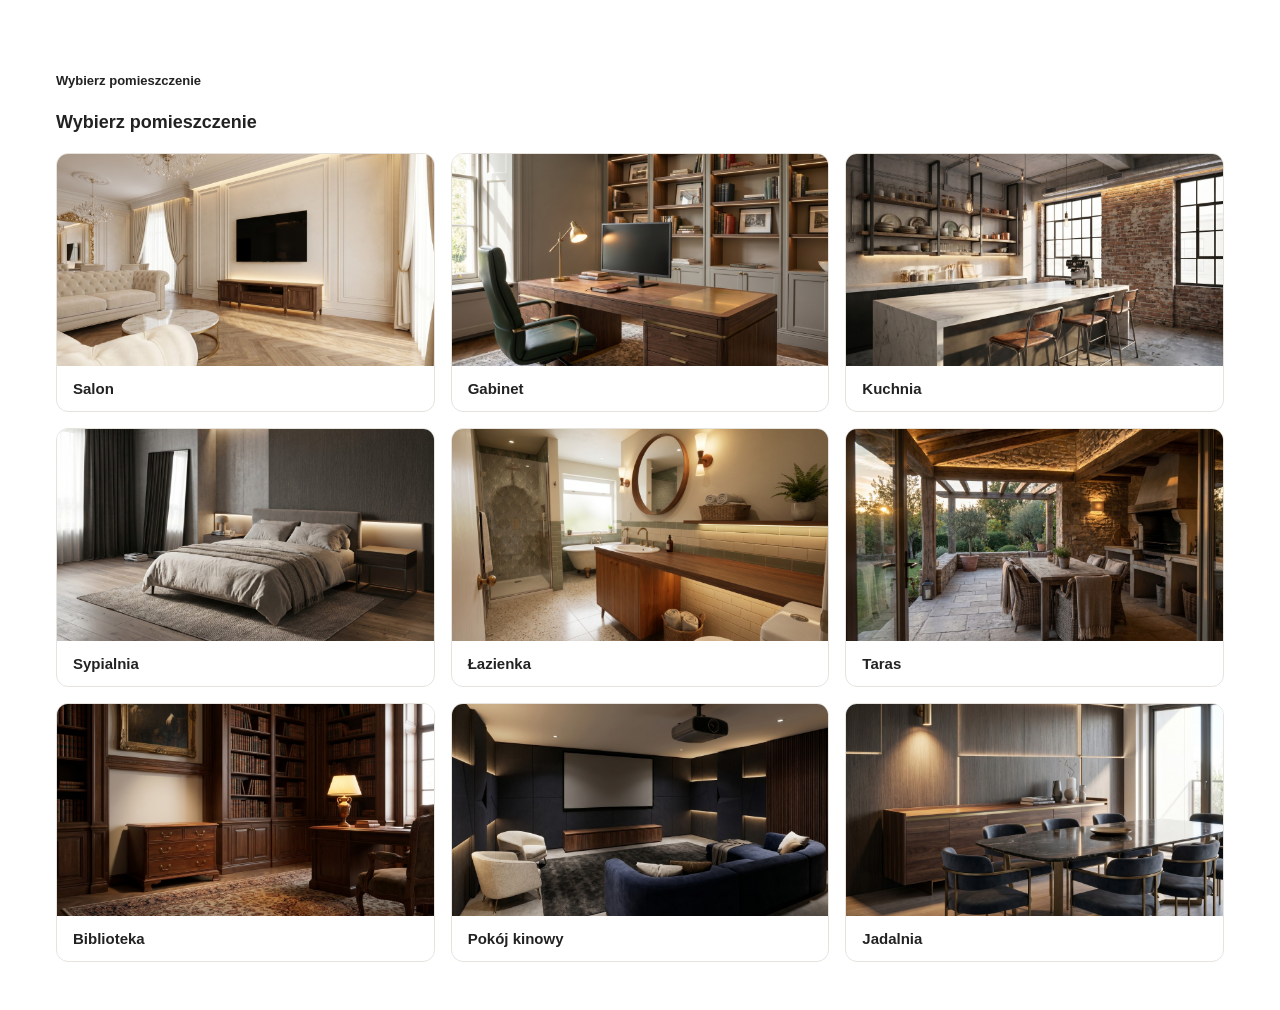
<file: gallery/index.html>
<!DOCTYPE html>
<html lang="pl">
<head>
<meta charset="UTF-8">
<meta name="viewport" content="width=device-width, initial-scale=1.0">
<title>Galeria Audio – Dobierz Zestaw</title>
<style>
/* =============================================
   RESET & BASE
============================================= */
*, *::before, *::after { box-sizing: border-box; margin: 0; padding: 0; }

body {
  font-family: -apple-system, BlinkMacSystemFont, "Segoe UI", Roboto, sans-serif;
  background: #fff;
  color: #222;
}

/* =============================================
   DESIGN TOKENS (zgodne ze wzorcem)
============================================= */
:root {
  --blue-primary: #185FA5;
  --blue-dark: #0C447C;
  --blue-light-bg: #E6F1FB;
  --text-primary: #222;
  --text-secondary: #555;
  --text-muted: #444;
  --bg-light: #f0f0f0;
  --border-color: #e5e3dc;
  --border-radius-card: 12px;
  --border-radius-badge: 6px;
  --border-radius-section: 8px;
  --transition-card: 150ms ease;
}

/* =============================================
   WRAPPER
============================================= */
.gallery-wrapper {
  max-width: 1200px;
  margin: 0 auto;
  padding: 32px 16px 48px;
}

/* =============================================
   STATUS BAR
============================================= */
.status-bar {
  background: var(--bg-light);
  border-bottom: 1px solid var(--border-color);
  padding: 10px 0;
  margin: 0 -16px;
  overflow: hidden;
  max-height: 0;
  transition: max-height 200ms ease, opacity 200ms ease;
  opacity: 0;
}

.status-bar.visible {
  max-height: 80px;
  opacity: 1;
}

.status-bar-inner {
  max-width: 1200px;
  margin: 0 auto;
  padding: 0 16px;
  display: flex;
  align-items: center;
  gap: 10px;
  flex-wrap: wrap;
}

.status-pills {
  display: flex;
  gap: 8px;
  flex-wrap: wrap;
  flex: 1;
}

.pill {
  background: var(--blue-light-bg);
  color: var(--blue-dark);
  font-size: 12px;
  font-weight: 600;
  padding: 4px 10px;
  border-radius: var(--border-radius-badge);
  cursor: pointer;
  border: none;
  font-family: inherit;
  transition: background 120ms ease, color 120ms ease;
  white-space: nowrap;
}
.pill:hover {
  background: var(--blue-primary);
  color: #fff;
}

.btn-reset {
  color: var(--text-secondary);
  font-size: 13px;
  background: none;
  border: none;
  cursor: pointer;
  font-family: inherit;
  white-space: nowrap;
  padding: 4px 6px;
  border-radius: 4px;
  transition: color 120ms ease;
  flex-shrink: 0;
}
.btn-reset:hover { color: #c00; }

/* =============================================
   BREADCRUMB
============================================= */
.breadcrumb {
  display: flex;
  align-items: center;
  gap: 6px;
  font-size: 13px;
  color: var(--text-secondary);
  margin: 20px 0 24px;
  flex-wrap: wrap;
}

.breadcrumb-sep {
  color: #bbb;
  font-size: 12px;
}

.breadcrumb-item {
  color: var(--text-secondary);
}

.breadcrumb-item.link {
  color: var(--blue-primary);
  cursor: pointer;
  text-decoration: none;
}
.breadcrumb-item.link:hover { text-decoration: underline; }
.breadcrumb-item.active { color: var(--text-primary); font-weight: 600; }

/* =============================================
   BACK BUTTON
============================================= */
.btn-back {
  display: inline-flex;
  align-items: center;
  gap: 6px;
  color: var(--blue-primary);
  font-size: 14px;
  background: none;
  border: none;
  cursor: pointer;
  font-family: inherit;
  padding: 0;
  margin-top: 20px;
  transition: color 120ms ease;
}
.btn-back:hover { color: var(--blue-dark); }
.btn-back.hidden { display: none; }

/* =============================================
   SECTION TITLE
============================================= */
.section-title {
  font-size: 18px;
  font-weight: 600;
  color: var(--text-primary);
  margin-bottom: 20px;
}

/* =============================================
   VIEW CONTAINER & TRANSITIONS
============================================= */
.gallery-view {
  transition: opacity 150ms ease;
}
.gallery-view--leaving {
  opacity: 0;
  pointer-events: none;
}
.gallery-view--entering {
  opacity: 0;
}

/* =============================================
   CARD GRID — POZIOM 1 & 2
============================================= */
.card-grid {
  display: grid;
  grid-template-columns: repeat(3, 1fr);
  gap: 16px;
}

@media (max-width: 768px) {
  .card-grid { grid-template-columns: repeat(2, 1fr); }
}
@media (max-width: 480px) {
  .card-grid { grid-template-columns: 1fr; }
}

/* =============================================
   CARD
============================================= */
.card {
  border: 1px solid var(--border-color);
  border-radius: var(--border-radius-card);
  overflow: hidden;
  cursor: pointer;
  background: #fff;
  transition: transform var(--transition-card), box-shadow var(--transition-card);
  opacity: 0;
  transform: translateY(18px);
}

.card.card-animate {
  animation: cardEnter 220ms cubic-bezier(0.25, 0.46, 0.45, 0.94) forwards;
}

@keyframes cardEnter {
  to {
    opacity: 1;
    transform: translateY(0);
  }
}

.card:hover {
  transform: translateY(-3px);
  box-shadow: 0 8px 24px rgba(24, 95, 165, 0.10);
}

.card-img-wrap {
  aspect-ratio: 16/9;
  overflow: hidden;
  background: var(--bg-light);
}

.card-img-wrap img {
  width: 100%;
  height: 100%;
  object-fit: cover;
  display: block;
  transition: transform 300ms ease;
}

.card:hover .card-img-wrap img { transform: scale(1.03); }

.card-body {
  padding: 14px 16px;
}

.card-name {
  font-size: 15px;
  font-weight: 600;
  color: var(--text-primary);
  transition: color var(--transition-card);
}

.card:hover .card-name { color: var(--blue-primary); }


/* =============================================
   SLIDER — POZIOM 4
============================================= */
.slider-wrap {
  position: relative;
  overflow: hidden;
  border-radius: var(--border-radius-card);
  border: 1px solid var(--border-color);
  background: var(--bg-light);
  isolation: isolate;
}

.slider-track {
  display: flex;
  transition: transform 350ms cubic-bezier(0.25, 0.46, 0.45, 0.94);
  will-change: transform;
}

.slide {
  min-width: 100%;
  max-width: 100%;
  flex-shrink: 0;
  overflow: hidden;
}

.slide a {
  display: block;
  text-decoration: none;
}

.slide-img-wrap {
  aspect-ratio: 16/9;
  overflow: hidden;
  background: var(--bg-light);
}

.slide-img-wrap img {
  width: 100%;
  height: 100%;
  object-fit: cover;
  display: block;
}

.slide-footer {
  padding: 16px 20px;
  background: #fff;
}

.slide-name {
  font-size: 16px;
  font-weight: 600;
  color: var(--blue-primary);
  text-align: center;
}

/* Strzałki */
.slider-btn {
  position: absolute;
  top: 50%;
  transform: translateY(-50%);
  width: 44px;
  height: 44px;
  background: #fff;
  border: 1px solid var(--border-color);
  border-radius: 50%;
  display: flex;
  align-items: center;
  justify-content: center;
  cursor: pointer;
  z-index: 10;
  transition: background 150ms ease, box-shadow 150ms ease;
  box-shadow: 0 2px 8px rgba(0,0,0,0.08);
}
.slider-btn:hover {
  background: var(--blue-primary);
  border-color: var(--blue-primary);
}
.slider-btn:hover svg { stroke: #fff; }
.slider-btn svg { stroke: var(--blue-primary); transition: stroke 150ms ease; }
.slider-btn--prev { left: 12px; }
.slider-btn--next { right: 12px; }

/* Dots */
.slider-dots {
  display: flex;
  justify-content: center;
  gap: 8px;
  margin-top: 16px;
}

.dot {
  width: 8px;
  height: 8px;
  border-radius: 50%;
  background: var(--border-color);
  cursor: pointer;
  border: none;
  padding: 0;
  transition: background 150ms ease, transform 150ms ease;
}
.dot.active {
  background: var(--blue-primary);
  transform: scale(1.25);
}

</style>
</head>
<body>

<div class="gallery-wrapper" id="galleryWrapper">

  <!-- STATUS BAR -->
  <div class="status-bar" id="statusBar">
    <div class="status-bar-inner">
      <div class="status-pills" id="statusPills"></div>
      <button class="btn-reset" id="btnReset" onclick="Gallery.reset()">✕ Zacznij od nowa</button>
    </div>
  </div>

  <!-- BREADCRUMB -->
  <nav class="breadcrumb" id="breadcrumb" aria-label="Nawigacja okruszkowa"></nav>

  <!-- MAIN VIEW -->
  <div id="mainView" class="gallery-view"></div>

  <!-- BACK BUTTON -->
  <button class="btn-back hidden" id="btnBack" onclick="Gallery.goBack()">
    <svg width="16" height="16" viewBox="0 0 16 16" fill="none" xmlns="http://www.w3.org/2000/svg">
      <path d="M10 3L5 8L10 13" stroke="currentColor" stroke-width="2" stroke-linecap="round" stroke-linejoin="round"/>
    </svg>
    Wstecz
  </button>

</div>

<script>
(function() {

  // ─── DATA ──────────────────────────────────────────────────────────────────

  const ROOMS = [
    'Salon', 'Gabinet', 'Kuchnia', 'Sypialnia', 'Łazienka',
    'Taras', 'Biblioteka', 'Pokój kinowy', 'Jadalnia'
  ];
  const STYLES_COUNT = 6;
  const SLIDES_COUNT = 9;

  // Zdjęcia poziomu 1 — indeks = pozycja w tablicy ROOMS (0-based)
  const ROOM_IMAGES = [
    'images/gi1.jpg',   // Salon
    'images/gi2.jpg',   // Gabinet
    'images/gi3.jpg',   // Kuchnia
    'images/gi4.jpg',   // Sypialnia
    'images/gi5.jpg',   // Łazienka
    'images/gi6.jpg',   // Taras
    'images/gi7.jpg',  // Biblioteka
    'images/gi8.jpg',   // Pokój kinowy
    'images/gi9.jpg',   // Jadalnia
  ];

  // Zdjęcia poziomu 2 — klucz: "NazwaPomieszczenia N"
  const STYLE_IMAGES = {
    'Salon 1':        'images/gi11.jpg',
    'Salon 2':        'images/gi12.jpg',
    'Salon 3':        'images/gi13.jpg',
    'Salon 4':        'images/gi14.jpg',
    'Salon 5':        'images/gi15.jpg',
    'Salon 6':        'images/gi16.jpg',
    'Gabinet 1':      'images/gi21.jpg',
    'Kuchnia 1':      'images/gi31.jpg',
    'Sypialnia 1':    'images/gi41.jpg',
    'Sypialnia 2':    'images/gi42.jpg',
    'Łazienka 1':     'images/gi51.jpg',
    'Taras 1':        'images/gi61.jpg',
    'Biblioteka 1':   'images/gi71.jpg',
    'Pokój kinowy 1': 'images/gi81.jpg',
    'Jadalnia 1':     'images/gi91.jpg',
  };

  // Zdjęcia poziomu 3 — klucz: "NazwaPomieszczenia N|N" (styl|zestaw, 1-based)
  const SET_IMAGES = {
    'Salon 1|1': 'images/gi111.jpg',
    'Salon 1|2': 'images/gi112.jpg',
    'Salon 2|1': 'images/gi121.jpg',
    'Salon 2|2': 'images/gi122.jpg',
    'Salon 3|1': 'images/gi131.jpg',
    'Salon 4|1': 'images/gi141.jpg',
    'Salon 5|1': 'images/gi151.jpg',
    'Salon 6|1': 'images/gi161.jpg',
  };

  // ─── STATE ─────────────────────────────────────────────────────────────────

  const state = {
    level: 1,
    room: null,
    style: null,
    sliderIndex: 0
  };

  // ─── DOM REFS ──────────────────────────────────────────────────────────────

  const mainView   = document.getElementById('mainView');
  const breadcrumb = document.getElementById('breadcrumb');
  const btnBack    = document.getElementById('btnBack');
  const statusBar  = document.getElementById('statusBar');
  const statusPills = document.getElementById('statusPills');

  // ─── HELPERS ───────────────────────────────────────────────────────────────

  function imageSrc(mapOrPath, key) {
    if (typeof mapOrPath === 'object' && mapOrPath !== null) {
      return mapOrPath[key] || null;
    }
    return mapOrPath || null;
  }

  function placeholderSrc(w, h, text, bg = 'e5e3dc', fg = '555') {
    // Inline SVG placeholder — no external requests needed
    const bgColor = bg.startsWith('#') ? bg : `#${bg}`;
    const fgColor = fg.startsWith('#') ? fg : `#${fg}`;
    const svg = `<svg xmlns="http://www.w3.org/2000/svg" width="${w}" height="${h}" viewBox="0 0 ${w} ${h}">
      <rect width="${w}" height="${h}" fill="${bgColor}"/>
      <text x="50%" y="50%" dominant-baseline="middle" text-anchor="middle"
        font-family="sans-serif" font-size="32" fill="${fgColor}" font-weight="600">${text}</text>
    </svg>`;
    return `data:image/svg+xml;charset=utf-8,${encodeURIComponent(svg)}`;
  }

  function lazyPlaceholder() {
    // 1×1 transparent GIF
    return '[data-uri]';
  }

  function triggerStagger(cards) {
    cards.forEach((card, i) => {
      setTimeout(() => {
        card.classList.add('card-animate');
      }, i * 50);
    });
  }

  // ─── TRANSITIONS ───────────────────────────────────────────────────────────

  function transition(renderFn) {
    mainView.classList.add('gallery-view--leaving');
    setTimeout(() => {
      mainView.classList.remove('gallery-view--leaving');
      mainView.classList.add('gallery-view--entering');
      renderFn();
      requestAnimationFrame(() => {
        requestAnimationFrame(() => {
          mainView.classList.remove('gallery-view--entering');
        });
      });
    }, 150);
  }

  // ─── BREADCRUMB ────────────────────────────────────────────────────────────

  function renderBreadcrumb() {
    let html = '';
    const sep = `<span class="breadcrumb-sep">›</span>`;

    if (state.level === 1) {
      html = `<span class="breadcrumb-item active">Wybierz pomieszczenie</span>`;
    } else if (state.level === 2) {
      html = `<span class="breadcrumb-item link" onclick="Gallery.goToLevel(1)">Wybierz pomieszczenie</span>${sep}<span class="breadcrumb-item active">${state.room}</span>`;
    } else if (state.level === 3) {
      html = `<span class="breadcrumb-item link" onclick="Gallery.goToLevel(1)">Wybierz pomieszczenie</span>${sep}<span class="breadcrumb-item link" onclick="Gallery.goToLevel(2)">${state.room}</span>${sep}<span class="breadcrumb-item active">${state.style}</span>`;
    }

    breadcrumb.innerHTML = html;
  }

  // ─── STATUS BAR ────────────────────────────────────────────────────────────

  function renderStatusBar() {
    if (state.level <= 1) {
      statusBar.classList.remove('visible');
      return;
    }
    statusBar.classList.add('visible');

    let pills = '';
    if (state.room) {
      pills += `<button class="pill" onclick="Gallery.goToLevel(1)">Pomieszczenie: ${state.room}</button>`;
    }
    if (state.style && state.level >= 3) {
      pills += `<button class="pill" onclick="Gallery.goToLevel(2)">Styl: ${state.style}</button>`;
    }
    statusPills.innerHTML = pills;
  }

  // ─── BACK BUTTON ───────────────────────────────────────────────────────────

  function renderBackBtn() {
    if (state.level > 1) {
      btnBack.classList.remove('hidden');
    } else {
      btnBack.classList.add('hidden');
    }
  }

  // ─── LEVEL 1 — ROOMS ───────────────────────────────────────────────────────

  function renderLevel1() {
    let cardsHtml = ROOMS.map((room, idx) => {
      const imgPath = ROOM_IMAGES[idx];
      const imgSrc = imgPath ? imgPath : placeholderSrc(1200, 900, room);
      return `
      <div class="card" onclick="Gallery.pickRoom('${room}')">
        <div class="card-img-wrap">
          <img data-src="${imgSrc}" src="${lazyPlaceholder()}" alt="${room}">
        </div>
        <div class="card-body">
          <div class="card-name">${room}</div>
        </div>
      </div>
    `;
    }).join('');

    mainView.innerHTML = `
      <div class="section-title">Wybierz pomieszczenie</div>
      <div class="card-grid" id="cardGrid">${cardsHtml}</div>
    `;

    loadVisibleImages();
    staggerCards();
  }

  // ─── LEVEL 2 — STYLES ──────────────────────────────────────────────────────

  function renderLevel2() {
    const styles = Array.from({length: STYLES_COUNT}, (_, i) => `${state.room} ${i + 1}`);

    let cardsHtml = styles.map((s) => {
      const imgPath = STYLE_IMAGES[s] || null;
      const imgSrc = imgPath ? imgPath : placeholderSrc(1200, 900, s);
      return `
      <div class="card" onclick="Gallery.pickStyle('${s}')">
        <div class="card-img-wrap">
          <img data-src="${imgSrc}" src="${lazyPlaceholder()}" alt="${s}">
        </div>
        <div class="card-body">
          <div class="card-name">${s}</div>
        </div>
      </div>
    `;
    }).join('');

    mainView.innerHTML = `
      <div class="section-title">Wybierz styl – ${state.room}</div>
      <div class="card-grid" id="cardGrid">${cardsHtml}</div>
    `;

    loadVisibleImages();
    staggerCards();
  }


  // ─── LEVEL 3 — SLIDER ──────────────────────────────────────────────────────

  function renderLevel3() {
    state.sliderIndex = 0;

    const slidesHtml = Array.from({length: SLIDES_COUNT}, (_, i) => {
      const name = `Zestaw ${i + 1}`;
      const key = `${state.style}|${i + 1}`;
      const imgPath = SET_IMAGES[key] || null;
      const realSrc = imgPath ? imgPath : placeholderSrc(1200, 900, name, 'dce8f5', '185FA5');
      const isSrc = (i === 0) ? realSrc : lazyPlaceholder();
      const dataSrc = realSrc;
      return `
        <div class="slide" data-index="${i}">
          <a href="https://" target="_blank" rel="noopener">
            <div class="slide-img-wrap">
              <img src="${isSrc}" ${i !== 0 ? `data-src="${dataSrc}"` : ''} alt="${name}" loading="lazy">
            </div>
            <div class="slide-footer">
              <div class="slide-name">${name}</div>
            </div>
          </a>
        </div>
      `;  // nazwa i zdjęcie objęte tym samym <a>
    }).join('');

    const dotsHtml = Array.from({length: SLIDES_COUNT}, (_, i) =>
      `<button class="dot ${i === 0 ? 'active' : ''}" onclick="Gallery.sliderGoTo(${i})"></button>`
    ).join('');

    mainView.innerHTML = `
      <div class="section-title">Wybierz zestaw – ${state.style}</div>
      <div class="slider-wrap">
        <button class="slider-btn slider-btn--prev" onclick="Gallery.sliderPrev()" aria-label="Poprzedni">
          <svg width="20" height="20" viewBox="0 0 20 20" fill="none" xmlns="http://www.w3.org/2000/svg">
            <path d="M13 4L7 10L13 16" stroke-width="2" stroke-linecap="round" stroke-linejoin="round"/>
          </svg>
        </button>
        <div class="slider-track" id="sliderTrack">${slidesHtml}</div>
        <button class="slider-btn slider-btn--next" onclick="Gallery.sliderNext()" aria-label="Następny">
          <svg width="20" height="20" viewBox="0 0 20 20" fill="none" xmlns="http://www.w3.org/2000/svg">
            <path d="M7 4L13 10L7 16" stroke-width="2" stroke-linecap="round" stroke-linejoin="round"/>
          </svg>
        </button>
      </div>
      <div class="slider-dots" id="sliderDots">${dotsHtml}</div>
    `;

    // preload neighbor
    sliderLoadAround(0);
  }

  // ─── SLIDER LOGIC ──────────────────────────────────────────────────────────

  function sliderGoTo(index) {
    if (index < 0) index = SLIDES_COUNT - 1;
    if (index >= SLIDES_COUNT) index = 0;
    state.sliderIndex = index;

    const track = document.getElementById('sliderTrack');
    if (track) {
      track.style.transform = `translateX(-${index * 100}%)`;
    }

    const dots = document.querySelectorAll('.dot');
    dots.forEach((d, i) => d.classList.toggle('active', i === index));

    sliderLoadAround(index);
  }

  function sliderLoadAround(index) {
    const toLoad = new Set([index, index - 1, index + 1].filter(i => i >= 0 && i < SLIDES_COUNT));
    toLoad.forEach(i => {
      const slide = document.querySelector(`.slide[data-index="${i}"]`);
      if (!slide) return;
      const img = slide.querySelector('img');
      if (img && img.dataset.src) {
        img.src = img.dataset.src;
        delete img.dataset.src;
      }
    });
  }

  // ─── LAZY LOAD HELPERS ─────────────────────────────────────────────────────

  function loadVisibleImages() {
    const imgs = mainView.querySelectorAll('img[data-src]');
    imgs.forEach(img => {
      img.src = img.dataset.src;
      delete img.dataset.src;
    });
  }

  function staggerCards() {
    const cards = mainView.querySelectorAll('.card');
    triggerStagger(Array.from(cards));
  }

  // ─── NAVIGATION ────────────────────────────────────────────────────────────

  function goToLevel(lvl) {
    if (lvl === state.level) return;

    // Reset downstream state
    if (lvl <= 1) { state.room = null; state.style = null; }
    if (lvl <= 2) { state.style = null; }

    state.level = lvl;
    renderBreadcrumb();
    renderStatusBar();
    renderBackBtn();

    const renderMap = { 1: renderLevel1, 2: renderLevel2, 3: renderLevel3 };
    transition(renderMap[lvl]);
  }

  // ─── PUBLIC API ────────────────────────────────────────────────────────────

  window.Gallery = {
    pickRoom(room) {
      state.room = room;
      state.level = 2;
      renderBreadcrumb();
      renderStatusBar();
      renderBackBtn();
      transition(renderLevel2);
    },

    pickStyle(style) {
      state.style = style;
      state.level = 3;
      renderBreadcrumb();
      renderStatusBar();
      renderBackBtn();
      transition(renderLevel3);
    },

    goToLevel(lvl) { goToLevel(lvl); },

    goBack() { goToLevel(state.level - 1); },

    reset() {
      state.level = 1;
      state.room = null;
      state.style = null;
      state.sliderIndex = 0;
      renderBreadcrumb();
      renderStatusBar();
      renderBackBtn();
      transition(renderLevel1);
    },

    sliderPrev() { sliderGoTo(state.sliderIndex - 1); },
    sliderNext() { sliderGoTo(state.sliderIndex + 1); },
    sliderGoTo(i) { sliderGoTo(i); }
  };

  // ─── INIT ──────────────────────────────────────────────────────────────────

  // Obsługa strzałek klawiatury dla slidera
  document.addEventListener('keydown', function(e) {
    if (state.level !== 3) return;
    if (e.key === 'ArrowLeft')  { e.preventDefault(); Gallery.sliderPrev(); }
    if (e.key === 'ArrowRight') { e.preventDefault(); Gallery.sliderNext(); }
  });

  renderBreadcrumb();
  renderStatusBar();
  renderBackBtn();
  renderLevel1();

})();
</script>
</body>
</html>
</file>
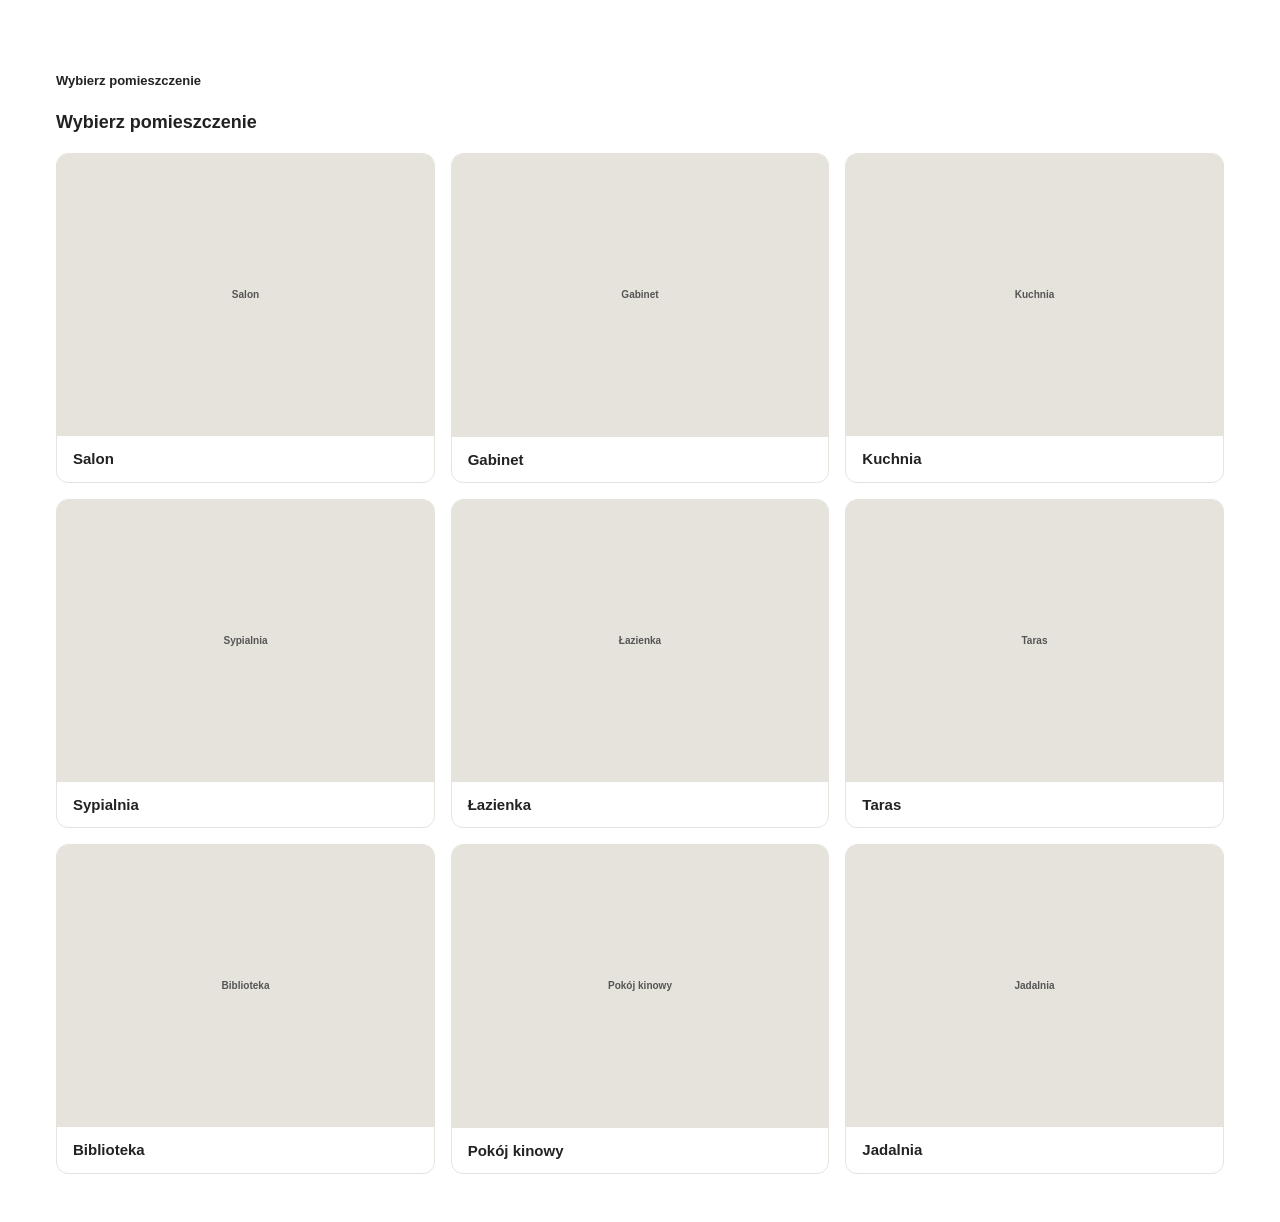
<file: gallery/audio-gallery.html>
<!DOCTYPE html>
<html lang="pl">
<head>
<meta charset="UTF-8">
<meta name="viewport" content="width=device-width, initial-scale=1.0">
<title>Galeria Audio – Dobierz Zestaw</title>
<style>
/* =============================================
   RESET & BASE
============================================= */
*, *::before, *::after { box-sizing: border-box; margin: 0; padding: 0; }

body {
  font-family: -apple-system, BlinkMacSystemFont, "Segoe UI", Roboto, sans-serif;
  background: #fff;
  color: #222;
}

/* =============================================
   DESIGN TOKENS (zgodne ze wzorcem)
============================================= */
:root {
  --blue-primary: #185FA5;
  --blue-dark: #0C447C;
  --blue-light-bg: #E6F1FB;
  --text-primary: #222;
  --text-secondary: #555;
  --text-muted: #444;
  --bg-light: #f0f0f0;
  --border-color: #e5e3dc;
  --border-radius-card: 12px;
  --border-radius-badge: 6px;
  --border-radius-section: 8px;
  --transition-card: 150ms ease;
}

/* =============================================
   WRAPPER
============================================= */
.gallery-wrapper {
  max-width: 1200px;
  margin: 0 auto;
  padding: 32px 16px 48px;
}

/* =============================================
   STATUS BAR
============================================= */
.status-bar {
  background: var(--bg-light);
  border-bottom: 1px solid var(--border-color);
  padding: 10px 0;
  margin: 0 -16px;
  overflow: hidden;
  max-height: 0;
  transition: max-height 200ms ease, opacity 200ms ease;
  opacity: 0;
}

.status-bar.visible {
  max-height: 80px;
  opacity: 1;
}

.status-bar-inner {
  max-width: 1200px;
  margin: 0 auto;
  padding: 0 16px;
  display: flex;
  align-items: center;
  gap: 10px;
  flex-wrap: wrap;
}

.status-pills {
  display: flex;
  gap: 8px;
  flex-wrap: wrap;
  flex: 1;
}

.pill {
  background: var(--blue-light-bg);
  color: var(--blue-dark);
  font-size: 12px;
  font-weight: 600;
  padding: 4px 10px;
  border-radius: var(--border-radius-badge);
  cursor: pointer;
  border: none;
  font-family: inherit;
  transition: background 120ms ease, color 120ms ease;
  white-space: nowrap;
}
.pill:hover {
  background: var(--blue-primary);
  color: #fff;
}

.btn-reset {
  color: var(--text-secondary);
  font-size: 13px;
  background: none;
  border: none;
  cursor: pointer;
  font-family: inherit;
  white-space: nowrap;
  padding: 4px 6px;
  border-radius: 4px;
  transition: color 120ms ease;
  flex-shrink: 0;
}
.btn-reset:hover { color: #c00; }

/* =============================================
   BREADCRUMB
============================================= */
.breadcrumb {
  display: flex;
  align-items: center;
  gap: 6px;
  font-size: 13px;
  color: var(--text-secondary);
  margin: 20px 0 24px;
  flex-wrap: wrap;
}

.breadcrumb-sep {
  color: #bbb;
  font-size: 12px;
}

.breadcrumb-item {
  color: var(--text-secondary);
}

.breadcrumb-item.link {
  color: var(--blue-primary);
  cursor: pointer;
  text-decoration: none;
}
.breadcrumb-item.link:hover { text-decoration: underline; }
.breadcrumb-item.active { color: var(--text-primary); font-weight: 600; }

/* =============================================
   BACK BUTTON
============================================= */
.btn-back {
  display: inline-flex;
  align-items: center;
  gap: 6px;
  color: var(--blue-primary);
  font-size: 14px;
  background: none;
  border: none;
  cursor: pointer;
  font-family: inherit;
  padding: 0;
  margin-bottom: 20px;
  transition: color 120ms ease;
}
.btn-back:hover { color: var(--blue-dark); }
.btn-back.hidden { display: none; }

/* =============================================
   SECTION TITLE
============================================= */
.section-title {
  font-size: 18px;
  font-weight: 600;
  color: var(--text-primary);
  margin-bottom: 20px;
}

/* =============================================
   VIEW CONTAINER & TRANSITIONS
============================================= */
.gallery-view {
  transition: opacity 150ms ease;
}
.gallery-view--leaving {
  opacity: 0;
  pointer-events: none;
}
.gallery-view--entering {
  opacity: 0;
}

/* =============================================
   CARD GRID — POZIOM 1 & 2
============================================= */
.card-grid {
  display: grid;
  grid-template-columns: repeat(3, 1fr);
  gap: 16px;
}

@media (max-width: 768px) {
  .card-grid { grid-template-columns: repeat(2, 1fr); }
}
@media (max-width: 480px) {
  .card-grid { grid-template-columns: 1fr; }
}

/* =============================================
   CARD
============================================= */
.card {
  border: 1px solid var(--border-color);
  border-radius: var(--border-radius-card);
  overflow: hidden;
  cursor: pointer;
  background: #fff;
  transition: transform var(--transition-card), box-shadow var(--transition-card);
  opacity: 0;
  transform: translateY(18px);
}

.card.card-animate {
  animation: cardEnter 220ms cubic-bezier(0.25, 0.46, 0.45, 0.94) forwards;
}

@keyframes cardEnter {
  to {
    opacity: 1;
    transform: translateY(0);
  }
}

.card:hover {
  transform: translateY(-3px);
  box-shadow: 0 8px 24px rgba(24, 95, 165, 0.10);
}

.card-img-wrap {
  aspect-ratio: 4/3;
  overflow: hidden;
  background: var(--bg-light);
}

.card-img-wrap img {
  width: 100%;
  height: 100%;
  object-fit: cover;
  display: block;
  transition: transform 300ms ease;
}

.card:hover .card-img-wrap img { transform: scale(1.03); }

.card-body {
  padding: 14px 16px;
}

.card-name {
  font-size: 15px;
  font-weight: 600;
  color: var(--text-primary);
  transition: color var(--transition-card);
}

.card:hover .card-name { color: var(--blue-primary); }


/* =============================================
   SLIDER — POZIOM 4
============================================= */
.slider-wrap {
  position: relative;
  overflow: hidden;
  border-radius: var(--border-radius-card);
  border: 1px solid var(--border-color);
  background: var(--bg-light);
}

.slider-track {
  display: flex;
  transition: transform 350ms cubic-bezier(0.25, 0.46, 0.45, 0.94);
}

.slide {
  min-width: 100%;
  flex-shrink: 0;
}

.slide a {
  display: block;
  text-decoration: none;
}

.slide-img-wrap {
  aspect-ratio: 4/3;
  overflow: hidden;
  background: var(--bg-light);
}

.slide-img-wrap img {
  width: 100%;
  height: 100%;
  object-fit: cover;
  display: block;
}

.slide-footer {
  padding: 16px 20px;
  background: #fff;
}

.slide-name {
  font-size: 16px;
  font-weight: 600;
  color: var(--blue-primary);
  text-align: center;
}

/* Strzałki */
.slider-btn {
  position: absolute;
  top: 50%;
  transform: translateY(-50%);
  width: 44px;
  height: 44px;
  background: #fff;
  border: 1px solid var(--border-color);
  border-radius: 50%;
  display: flex;
  align-items: center;
  justify-content: center;
  cursor: pointer;
  z-index: 10;
  transition: background 150ms ease, box-shadow 150ms ease;
  box-shadow: 0 2px 8px rgba(0,0,0,0.08);
}
.slider-btn:hover {
  background: var(--blue-primary);
  border-color: var(--blue-primary);
}
.slider-btn:hover svg { stroke: #fff; }
.slider-btn svg { stroke: var(--blue-primary); transition: stroke 150ms ease; }
.slider-btn--prev { left: 12px; }
.slider-btn--next { right: 12px; }

/* Dots */
.slider-dots {
  display: flex;
  justify-content: center;
  gap: 8px;
  margin-top: 16px;
}

.dot {
  width: 8px;
  height: 8px;
  border-radius: 50%;
  background: var(--border-color);
  cursor: pointer;
  border: none;
  padding: 0;
  transition: background 150ms ease, transform 150ms ease;
}
.dot.active {
  background: var(--blue-primary);
  transform: scale(1.25);
}

</style>
</head>
<body>

<div class="gallery-wrapper" id="galleryWrapper">

  <!-- STATUS BAR -->
  <div class="status-bar" id="statusBar">
    <div class="status-bar-inner">
      <div class="status-pills" id="statusPills"></div>
      <button class="btn-reset" id="btnReset" onclick="Gallery.reset()">✕ Zacznij od nowa</button>
    </div>
  </div>

  <!-- BREADCRUMB -->
  <nav class="breadcrumb" id="breadcrumb" aria-label="Nawigacja okruszkowa"></nav>

  <!-- BACK BUTTON -->
  <button class="btn-back hidden" id="btnBack" onclick="Gallery.goBack()">
    <svg width="16" height="16" viewBox="0 0 16 16" fill="none" xmlns="http://www.w3.org/2000/svg">
      <path d="M10 3L5 8L10 13" stroke="currentColor" stroke-width="2" stroke-linecap="round" stroke-linejoin="round"/>
    </svg>
    Wstecz
  </button>

  <!-- MAIN VIEW -->
  <div id="mainView" class="gallery-view"></div>

</div>

<script>
(function() {

  // ─── DATA ──────────────────────────────────────────────────────────────────

  const ROOMS = [
    'Salon', 'Gabinet', 'Kuchnia', 'Sypialnia', 'Łazienka',
    'Taras', 'Biblioteka', 'Pokój kinowy', 'Jadalnia'
  ];
  const STYLES_COUNT = 6;
  const SLIDES_COUNT = 9;

  // ─── STATE ─────────────────────────────────────────────────────────────────

  const state = {
    level: 1,
    room: null,
    style: null,
    sliderIndex: 0
  };

  // ─── DOM REFS ──────────────────────────────────────────────────────────────

  const mainView   = document.getElementById('mainView');
  const breadcrumb = document.getElementById('breadcrumb');
  const btnBack    = document.getElementById('btnBack');
  const statusBar  = document.getElementById('statusBar');
  const statusPills = document.getElementById('statusPills');

  // ─── HELPERS ───────────────────────────────────────────────────────────────

  function placeholderSrc(w, h, text, bg = 'e5e3dc', fg = '555') {
    // Inline SVG placeholder — no external requests needed
    const bgColor = bg.startsWith('#') ? bg : `#${bg}`;
    const fgColor = fg.startsWith('#') ? fg : `#${fg}`;
    const svg = `<svg xmlns="http://www.w3.org/2000/svg" width="${w}" height="${h}" viewBox="0 0 ${w} ${h}">
      <rect width="${w}" height="${h}" fill="${bgColor}"/>
      <text x="50%" y="50%" dominant-baseline="middle" text-anchor="middle"
        font-family="sans-serif" font-size="32" fill="${fgColor}" font-weight="600">${text}</text>
    </svg>`;
    return `data:image/svg+xml;charset=utf-8,${encodeURIComponent(svg)}`;
  }

  function lazyPlaceholder() {
    // 1×1 transparent GIF
    return '[data-uri]';
  }

  function triggerStagger(cards) {
    cards.forEach((card, i) => {
      setTimeout(() => {
        card.classList.add('card-animate');
      }, i * 50);
    });
  }

  // ─── TRANSITIONS ───────────────────────────────────────────────────────────

  function transition(renderFn) {
    mainView.classList.add('gallery-view--leaving');
    setTimeout(() => {
      mainView.classList.remove('gallery-view--leaving');
      mainView.classList.add('gallery-view--entering');
      renderFn();
      requestAnimationFrame(() => {
        requestAnimationFrame(() => {
          mainView.classList.remove('gallery-view--entering');
        });
      });
    }, 150);
  }

  // ─── BREADCRUMB ────────────────────────────────────────────────────────────

  function renderBreadcrumb() {
    let html = '';
    const sep = `<span class="breadcrumb-sep">›</span>`;

    if (state.level === 1) {
      html = `<span class="breadcrumb-item active">Wybierz pomieszczenie</span>`;
    } else if (state.level === 2) {
      html = `<span class="breadcrumb-item link" onclick="Gallery.goToLevel(1)">Wybierz pomieszczenie</span>${sep}<span class="breadcrumb-item active">${state.room}</span>`;
    } else if (state.level === 3) {
      html = `<span class="breadcrumb-item link" onclick="Gallery.goToLevel(1)">Wybierz pomieszczenie</span>${sep}<span class="breadcrumb-item link" onclick="Gallery.goToLevel(2)">${state.room}</span>${sep}<span class="breadcrumb-item active">${state.style}</span>`;
    }

    breadcrumb.innerHTML = html;
  }

  // ─── STATUS BAR ────────────────────────────────────────────────────────────

  function renderStatusBar() {
    if (state.level <= 1) {
      statusBar.classList.remove('visible');
      return;
    }
    statusBar.classList.add('visible');

    let pills = '';
    if (state.room) {
      pills += `<button class="pill" onclick="Gallery.goToLevel(1)">Pomieszczenie: ${state.room}</button>`;
    }
    if (state.style && state.level >= 3) {
      pills += `<button class="pill" onclick="Gallery.goToLevel(2)">Styl: ${state.style}</button>`;
    }
    statusPills.innerHTML = pills;
  }

  // ─── BACK BUTTON ───────────────────────────────────────────────────────────

  function renderBackBtn() {
    if (state.level > 1) {
      btnBack.classList.remove('hidden');
    } else {
      btnBack.classList.add('hidden');
    }
  }

  // ─── LEVEL 1 — ROOMS ───────────────────────────────────────────────────────

  function renderLevel1() {
    let cardsHtml = ROOMS.map((room) => `
      <div class="card" onclick="Gallery.pickRoom('${room}')">
        <div class="card-img-wrap">
          <img data-src="${placeholderSrc(1200, 900, room)}" src="${lazyPlaceholder()}" alt="${room}">
        </div>
        <div class="card-body">
          <div class="card-name">${room}</div>
        </div>
      </div>
    `).join('');

    mainView.innerHTML = `
      <div class="section-title">Wybierz pomieszczenie</div>
      <div class="card-grid" id="cardGrid">${cardsHtml}</div>
    `;

    loadVisibleImages();
    staggerCards();
  }

  // ─── LEVEL 2 — STYLES ──────────────────────────────────────────────────────

  function renderLevel2() {
    const styles = Array.from({length: STYLES_COUNT}, (_, i) => `${state.room} ${i + 1}`);

    let cardsHtml = styles.map((s) => `
      <div class="card" onclick="Gallery.pickStyle('${s}')">
        <div class="card-img-wrap">
          <img data-src="${placeholderSrc(1200, 900, s)}" src="${lazyPlaceholder()}" alt="${s}">
        </div>
        <div class="card-body">
          <div class="card-name">${s}</div>
        </div>
      </div>
    `).join('');

    mainView.innerHTML = `
      <div class="section-title">Wybierz styl – ${state.room}</div>
      <div class="card-grid" id="cardGrid">${cardsHtml}</div>
    `;

    loadVisibleImages();
    staggerCards();
  }


  // ─── LEVEL 3 — SLIDER ──────────────────────────────────────────────────────

  function renderLevel3() {
    state.sliderIndex = 0;

    const slidesHtml = Array.from({length: SLIDES_COUNT}, (_, i) => {
      const name = `Zestaw ${i + 1}`;
      const isSrc = (i === 0) ? placeholderSrc(1200, 900, name, 'dce8f5', '185FA5') : lazyPlaceholder();
      const dataSrc = placeholderSrc(1200, 900, name, 'dce8f5', '185FA5');
      return `
        <div class="slide" data-index="${i}">
          <a href="https://" target="_blank" rel="noopener">
            <div class="slide-img-wrap">
              <img src="${isSrc}" ${i !== 0 ? `data-src="${dataSrc}"` : ''} alt="${name}" loading="lazy">
            </div>
            <div class="slide-footer">
              <div class="slide-name">${name}</div>
            </div>
          </a>
        </div>
      `;  // nazwa i zdjęcie objęte tym samym <a>
    }).join('');

    const dotsHtml = Array.from({length: SLIDES_COUNT}, (_, i) =>
      `<button class="dot ${i === 0 ? 'active' : ''}" onclick="Gallery.sliderGoTo(${i})"></button>`
    ).join('');

    mainView.innerHTML = `
      <div class="section-title">Wybierz zestaw – ${state.style}</div>
      <div class="slider-wrap">
        <button class="slider-btn slider-btn--prev" onclick="Gallery.sliderPrev()" aria-label="Poprzedni">
          <svg width="20" height="20" viewBox="0 0 20 20" fill="none" xmlns="http://www.w3.org/2000/svg">
            <path d="M13 4L7 10L13 16" stroke-width="2" stroke-linecap="round" stroke-linejoin="round"/>
          </svg>
        </button>
        <div class="slider-track" id="sliderTrack">${slidesHtml}</div>
        <button class="slider-btn slider-btn--next" onclick="Gallery.sliderNext()" aria-label="Następny">
          <svg width="20" height="20" viewBox="0 0 20 20" fill="none" xmlns="http://www.w3.org/2000/svg">
            <path d="M7 4L13 10L7 16" stroke-width="2" stroke-linecap="round" stroke-linejoin="round"/>
          </svg>
        </button>
      </div>
      <div class="slider-dots" id="sliderDots">${dotsHtml}</div>
    `;

    // preload neighbor
    sliderLoadAround(0);
  }

  // ─── SLIDER LOGIC ──────────────────────────────────────────────────────────

  function sliderGoTo(index) {
    if (index < 0) index = SLIDES_COUNT - 1;
    if (index >= SLIDES_COUNT) index = 0;
    state.sliderIndex = index;

    const track = document.getElementById('sliderTrack');
    if (track) {
      track.style.transform = `translateX(-${index * 100}%)`;
    }

    const dots = document.querySelectorAll('.dot');
    dots.forEach((d, i) => d.classList.toggle('active', i === index));

    sliderLoadAround(index);
  }

  function sliderLoadAround(index) {
    const toLoad = new Set([index, index - 1, index + 1].filter(i => i >= 0 && i < SLIDES_COUNT));
    toLoad.forEach(i => {
      const slide = document.querySelector(`.slide[data-index="${i}"]`);
      if (!slide) return;
      const img = slide.querySelector('img');
      if (img && img.dataset.src) {
        img.src = img.dataset.src;
        delete img.dataset.src;
      }
    });
  }

  // ─── LAZY LOAD HELPERS ─────────────────────────────────────────────────────

  function loadVisibleImages() {
    const imgs = mainView.querySelectorAll('img[data-src]');
    imgs.forEach(img => {
      img.src = img.dataset.src;
      delete img.dataset.src;
    });
  }

  function staggerCards() {
    const cards = mainView.querySelectorAll('.card');
    triggerStagger(Array.from(cards));
  }

  // ─── NAVIGATION ────────────────────────────────────────────────────────────

  function goToLevel(lvl) {
    if (lvl === state.level) return;

    // Reset downstream state
    if (lvl <= 1) { state.room = null; state.style = null; }
    if (lvl <= 2) { state.style = null; }

    state.level = lvl;
    renderBreadcrumb();
    renderStatusBar();
    renderBackBtn();

    const renderMap = { 1: renderLevel1, 2: renderLevel2, 3: renderLevel3 };
    transition(renderMap[lvl]);
  }

  // ─── PUBLIC API ────────────────────────────────────────────────────────────

  window.Gallery = {
    pickRoom(room) {
      state.room = room;
      state.level = 2;
      renderBreadcrumb();
      renderStatusBar();
      renderBackBtn();
      transition(renderLevel2);
    },

    pickStyle(style) {
      state.style = style;
      state.level = 3;
      renderBreadcrumb();
      renderStatusBar();
      renderBackBtn();
      transition(renderLevel3);
    },

    goToLevel(lvl) { goToLevel(lvl); },

    goBack() { goToLevel(state.level - 1); },

    reset() {
      state.level = 1;
      state.room = null;
      state.style = null;
      state.sliderIndex = 0;
      renderBreadcrumb();
      renderStatusBar();
      renderBackBtn();
      transition(renderLevel1);
    },

    sliderPrev() { sliderGoTo(state.sliderIndex - 1); },
    sliderNext() { sliderGoTo(state.sliderIndex + 1); },
    sliderGoTo(i) { sliderGoTo(i); }
  };

  // ─── INIT ──────────────────────────────────────────────────────────────────

  renderBreadcrumb();
  renderStatusBar();
  renderBackBtn();
  renderLevel1();

})();
</script>
</body>
</html>
</file>
